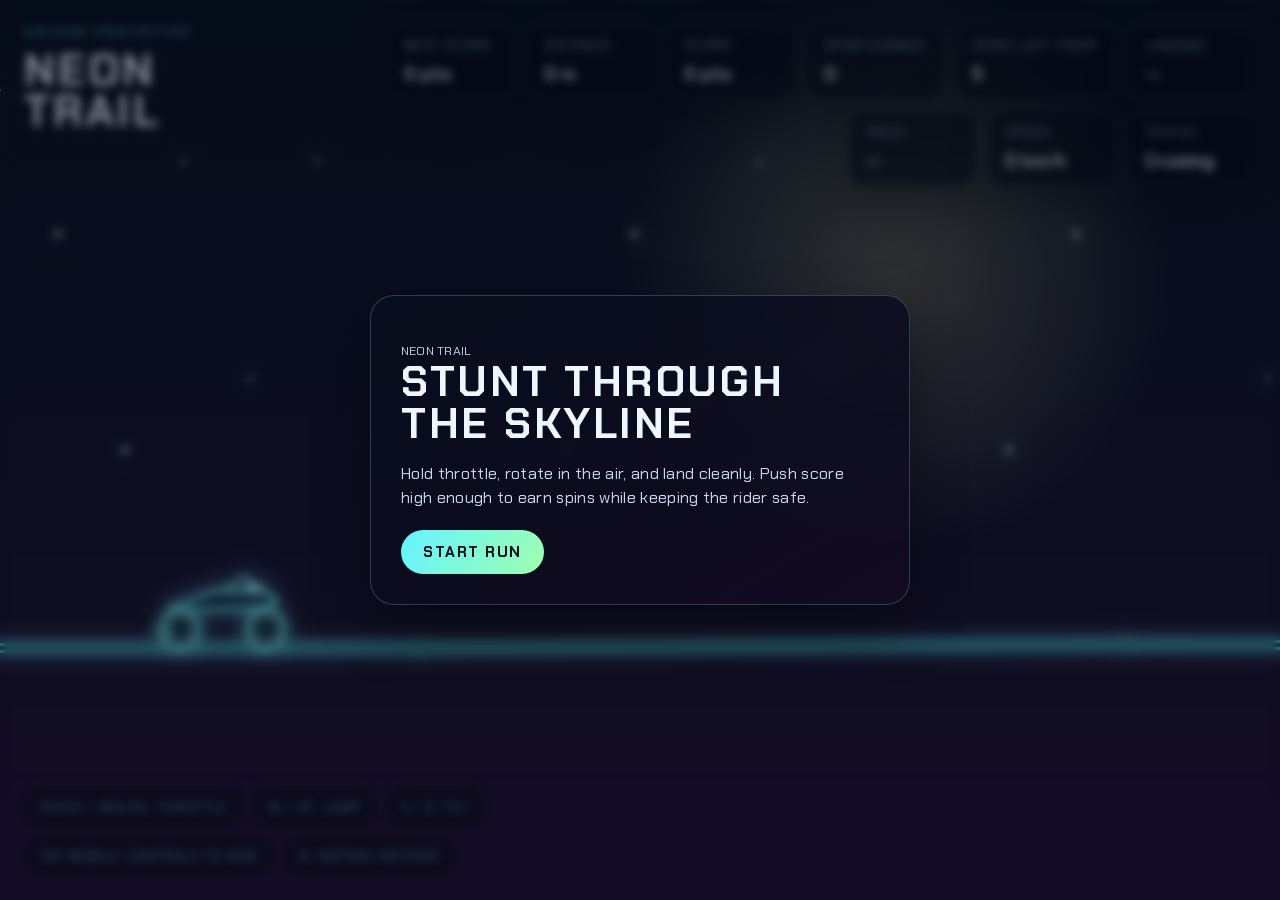
<file: index.html>
<!DOCTYPE html>
<html lang="en">
  <head>
    <meta charset="UTF-8" />
    <meta name="viewport" content="width=device-width, initial-scale=1.0" />
    <title>Neon Trail</title>
    <link rel="preconnect" href="https://fonts.googleapis.com" />
    <link rel="preconnect" href="https://fonts.gstatic.com" crossorigin />
    <link
      href="https://fonts.googleapis.com/css2?family=Chakra+Petch:wght@400;500;600;700&display=swap"
      rel="stylesheet"
    />
    <link rel="stylesheet" href="styles.css" />
  </head>
  <body>
    <div class="hud">
      <div class="brand">
        <span class="eyebrow">Arcade Prototype</span>
        <h1>Neon Trail</h1>
      </div>
      <div class="stats">
        <div class="panel">
            <span>Best Score</span>
            <strong id="best">0 pts</strong>
        </div>
        <div class="panel">
          <span>Distance</span>
          <strong id="distance">0 m</strong>
        </div>
          <div class="panel">
            <span>Score</span>
            <strong id="score">0 pts</strong>
          </div>
          <div class="panel">
            <span>Spins Earned</span>
            <strong id="spinsEarned">0</strong>
          </div>
          <div class="panel">
            <span>Spins Left Today</span>
            <strong id="spinsLeft">5</strong>
          </div>
          <div class="panel">
            <span>Landing</span>
            <strong id="landing">--</strong>
          </div>
          <div class="panel">
            <span>Trick</span>
            <strong id="trick">--</strong>
          </div>
        <div class="panel">
          <span>Speed</span>
          <strong id="speed">0 km/h</strong>
        </div>
        <div class="panel">
            <span>Status</span>
            <strong id="status">Cruising</strong>
        </div>
      </div>
    </div>

    <div class="help">
      <span>Space / Mouse: throttle</span>
      <span>W / Up: jump</span>
      <span>A / D: tilt</span>
      <span>Tap mobile controls to ride</span>
      <span>R: instant restart</span>
    </div>

    <div class="overlay" id="startOverlay">
      <div class="card">
        <p class="tag">Neon Trail</p>
        <h2>Stunt Through the Skyline</h2>
        <p>
          Hold throttle, rotate in the air, and land cleanly. Push score high enough to earn spins while keeping the rider safe.
        </p>
        <button id="startBtn" class="action">Start Run</button>
      </div>
    </div>

    <div class="overlay hidden" id="crashOverlay">
      <div class="card">
        <p class="tag">Wipeout</p>
        <h2 id="crashTitle">Hard Impact</h2>
        <p id="runSummary">Run ended.</p>
        <button id="retryBtn" class="action">Retry</button>
      </div>
    </div>

    <div class="overlay hidden orientation-overlay" id="orientationOverlay">
      <div class="card">
        <p class="tag">Rotate Device</p>
        <h2>Landscape Required</h2>
        <p>Neon Trail plays best in horizontal phone orientation. Turn your device sideways to ride.</p>
        <button id="requestLandscapeBtn" class="action">Try Landscape Mode</button>
      </div>
    </div>

    <div class="touch-controls" id="touchControls" aria-label="Mobile controls">
      <button data-control="left" aria-label="Tilt backward">Tilt Back</button>
      <button data-control="accelerate" class="throttle" aria-label="Throttle">Throttle</button>
      <button data-control="jump" class="jump" aria-label="Jump">Jump</button>
      <button data-control="right" aria-label="Tilt forward">Tilt Front</button>
    </div>

    <canvas id="game"></canvas>

    <script src="game.js"></script>
  </body>
</html>
</file>
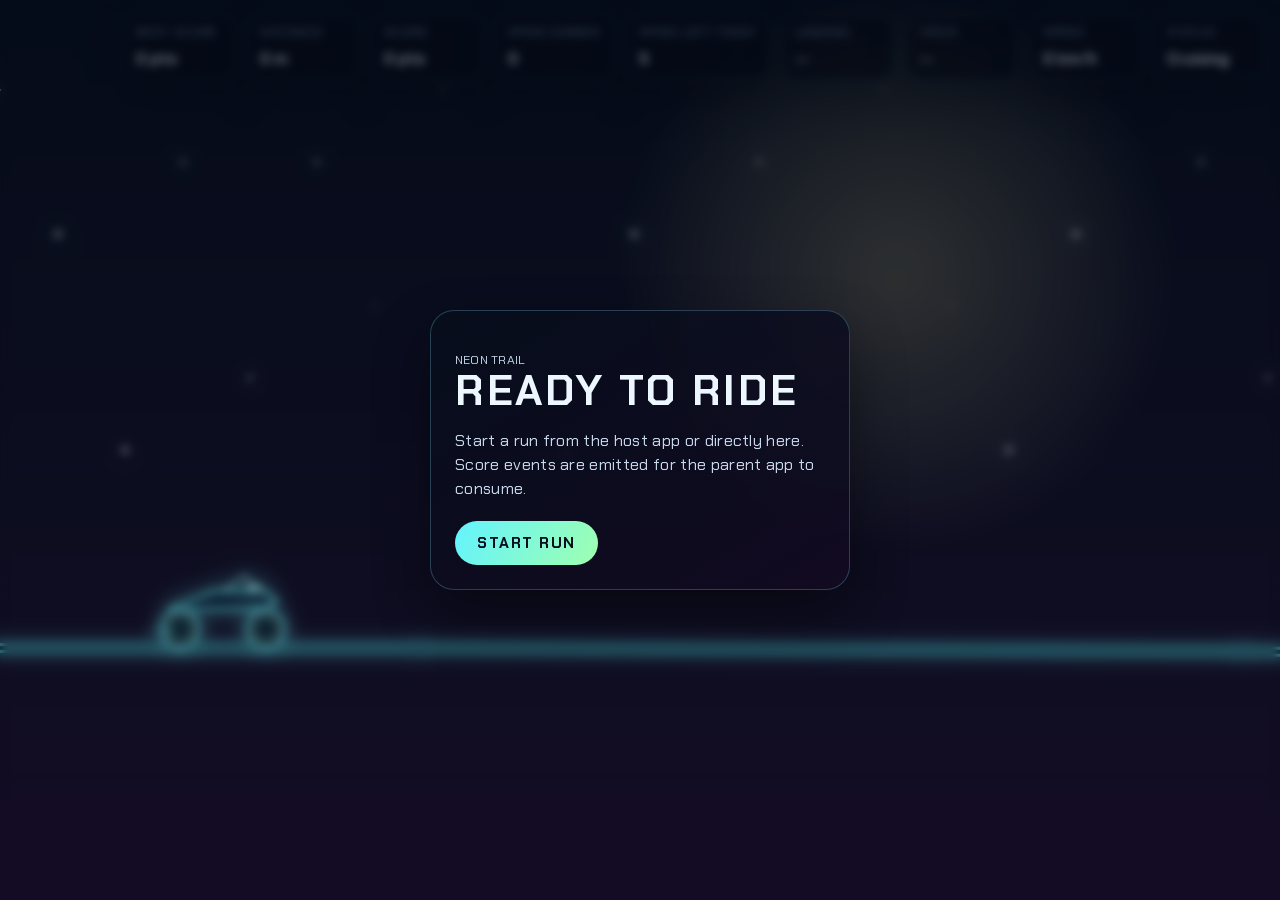
<file: embed.html>
<!DOCTYPE html>
<html lang="en">
  <head>
    <meta charset="UTF-8" />
    <meta name="viewport" content="width=device-width, initial-scale=1.0" />
    <title>Neon Trail Embed</title>
    <link rel="preconnect" href="https://fonts.googleapis.com" />
    <link rel="preconnect" href="https://fonts.gstatic.com" crossorigin />
    <link
      href="https://fonts.googleapis.com/css2?family=Chakra+Petch:wght@400;500;600;700&display=swap"
      rel="stylesheet"
    />
    <link rel="stylesheet" href="styles.css" />
  </head>
  <body class="embedded">
    <div class="hud">
      <div class="brand">
        <span class="eyebrow">Embed</span>
        <h1>Neon Trail</h1>
      </div>
      <div class="stats">
        <div class="panel">
          <span>Best Score</span>
          <strong id="best">0 pts</strong>
        </div>
        <div class="panel">
          <span>Distance</span>
          <strong id="distance">0 m</strong>
        </div>
        <div class="panel">
          <span>Score</span>
          <strong id="score">0 pts</strong>
        </div>
        <div class="panel">
          <span>Spins Earned</span>
          <strong id="spinsEarned">0</strong>
        </div>
        <div class="panel">
          <span>Spins Left Today</span>
          <strong id="spinsLeft">5</strong>
        </div>
        <div class="panel">
          <span>Landing</span>
          <strong id="landing">--</strong>
        </div>
        <div class="panel">
          <span>Trick</span>
          <strong id="trick">--</strong>
        </div>
        <div class="panel">
          <span>Speed</span>
          <strong id="speed">0 km/h</strong>
        </div>
        <div class="panel">
          <span>Status</span>
          <strong id="status">Cruising</strong>
        </div>
      </div>
    </div>

    <div class="overlay" id="startOverlay">
      <div class="card">
        <p class="tag">Neon Trail</p>
        <h2>Ready To Ride</h2>
        <p>Start a run from the host app or directly here. Score events are emitted for the parent app to consume.</p>
        <button id="startBtn" class="action">Start Run</button>
      </div>
    </div>

    <div class="overlay hidden" id="crashOverlay">
      <div class="card">
        <p class="tag">Wipeout</p>
        <h2 id="crashTitle">Hard Impact</h2>
        <p id="runSummary">Run ended.</p>
        <button id="retryBtn" class="action">Retry</button>
      </div>
    </div>

    <div class="overlay hidden orientation-overlay" id="orientationOverlay">
      <div class="card">
        <p class="tag">Rotate Device</p>
        <h2>Landscape Required</h2>
        <p>Launch Neon Trail in horizontal phone mode for the intended controls and camera feel.</p>
        <button id="requestLandscapeBtn" class="action">Try Landscape Mode</button>
      </div>
    </div>

    <div class="touch-controls" id="touchControls" aria-label="Mobile controls">
      <button data-control="left" aria-label="Tilt backward">Tilt Back</button>
      <button data-control="accelerate" class="throttle" aria-label="Throttle">Throttle</button>
      <button data-control="jump" class="jump" aria-label="Jump">Jump</button>
      <button data-control="right" aria-label="Tilt forward">Tilt Front</button>
    </div>

    <canvas id="game"></canvas>

    <script src="game.js"></script>
  </body>
</html>
</file>
<file: styles.css>
:root {
  --bg-top: #08111f;
  --bg-bottom: #170c2b;
  --panel: rgba(5, 10, 22, 0.64);
  --panel-border: rgba(130, 229, 255, 0.2);
  --text: #edf7ff;
  --muted: #8aa5c2;
  --accent: #63f3ff;
  --accent-warm: #ffb35c;
}

* {
  box-sizing: border-box;
}

html,
body {
  margin: 0;
  min-height: 100%;
  overflow: hidden;
  font-family: "Chakra Petch", sans-serif;
  color: var(--text);
  background:
    radial-gradient(circle at top, rgba(99, 243, 255, 0.16), transparent 28%),
    radial-gradient(circle at 20% 80%, rgba(255, 179, 92, 0.14), transparent 22%),
    linear-gradient(180deg, var(--bg-top), var(--bg-bottom));
}

body::before {
  content: "";
  position: fixed;
  inset: 0;
  background-image:
    linear-gradient(rgba(255, 255, 255, 0.03) 1px, transparent 1px),
    linear-gradient(90deg, rgba(255, 255, 255, 0.03) 1px, transparent 1px);
  background-size: 56px 56px;
  mask-image: linear-gradient(180deg, rgba(0, 0, 0, 0.4), transparent 78%);
  pointer-events: none;
}

#game {
  display: block;
  width: 100vw;
  height: 100vh;
}

.hud,
.help,
.overlay,
.touch-controls {
  position: fixed;
  z-index: 2;
}

.hud,
.help {
  pointer-events: none;
}

.hud {
  top: 0;
  left: 0;
  right: 0;
  display: flex;
  justify-content: space-between;
  gap: 24px;
  padding: 24px;
}

.brand h1 {
  margin: 0;
  font-size: clamp(2rem, 3.4vw, 3.4rem);
  line-height: 0.95;
  letter-spacing: 0.08em;
  text-transform: uppercase;
}

.eyebrow {
  display: block;
  margin-bottom: 10px;
  color: var(--accent);
  font-size: 0.78rem;
  letter-spacing: 0.24em;
  text-transform: uppercase;
}

.stats {
  display: flex;
  gap: 12px;
  flex-wrap: wrap;
  justify-content: flex-end;
}

.panel {
  min-width: 128px;
  padding: 12px 16px;
  border: 1px solid var(--panel-border);
  border-radius: 16px;
  background: var(--panel);
  backdrop-filter: blur(14px);
  box-shadow: 0 18px 40px rgba(0, 0, 0, 0.24);
}

.panel span,
.help span {
  display: block;
  color: var(--muted);
  font-size: 0.82rem;
  letter-spacing: 0.08em;
  text-transform: uppercase;
}

.panel strong {
  display: block;
  margin-top: 8px;
  font-size: 1.15rem;
  font-weight: 600;
}

body.embedded .hud {
  justify-content: flex-end;
  padding: 14px;
  gap: 12px;
}

body.embedded .brand,
body.embedded .help {
  display: none;
}

body.embedded .stats {
  justify-content: flex-start;
}

body.embedded .panel {
  min-width: 112px;
  padding: 10px 12px;
}

body.embedded .panel span {
  font-size: 0.72rem;
}

body.embedded .panel strong {
  font-size: 1rem;
}

body.embedded .card {
  width: min(420px, calc(100vw - 20px));
  padding: 24px;
}

.help {
  left: 24px;
  bottom: 24px;
  display: flex;
  flex-wrap: wrap;
  gap: 10px;
  max-width: min(560px, calc(100vw - 48px));
}

.help span {
  padding: 10px 14px;
  border-radius: 999px;
  border: 1px solid rgba(255, 255, 255, 0.08);
  background: rgba(7, 13, 26, 0.62);
}

.overlay {
  inset: 0;
  display: grid;
  place-items: center;
  background: rgba(3, 8, 18, 0.45);
  backdrop-filter: blur(5px);
  pointer-events: auto;
}

.overlay.hidden {
  display: none;
}

.orientation-overlay {
  z-index: 5;
  background: rgba(2, 8, 18, 0.84);
}

.orientation-overlay .card {
  width: min(420px, calc(100vw - 20px));
  text-align: center;
}

body.orientation-blocked .touch-controls {
  display: none !important;
}

body.orientation-blocked #game {
  filter: blur(4px) brightness(0.72);
}

.card {
  width: min(540px, calc(100vw - 36px));
  padding: 30px;
  border-radius: 24px;
  border: 1px solid rgba(130, 229, 255, 0.24);
  background:
    linear-gradient(150deg, rgba(7, 14, 28, 0.94), rgba(18, 11, 33, 0.92)),
    radial-gradient(circle at top right, rgba(99, 243, 255, 0.1), transparent 48%);
  box-shadow: 0 24px 54px rgba(0, 0, 0, 0.42);
}

.card h2 {
  margin: 0;
  font-size: clamp(1.8rem, 4vw, 2.65rem);
  line-height: 1;
  letter-spacing: 0.06em;
  text-transform: uppercase;
}

.card p {
  margin: 16px 0 0;
  color: #c8d8ec;
  line-height: 1.5;
  letter-spacing: 0.02em;
}

.tag {
  margin: 0 0 10px;
  color: var(--accent);
  font-size: 0.78rem;
  letter-spacing: 0.22em;
  text-transform: uppercase;
}

.action {
  margin-top: 20px;
  padding: 12px 22px;
  border-radius: 999px;
  border: 0;
  color: #03111f;
  background: linear-gradient(120deg, #63f3ff, #9fffaf);
  font-family: inherit;
  font-size: 0.95rem;
  font-weight: 700;
  letter-spacing: 0.1em;
  text-transform: uppercase;
  cursor: pointer;
}

.touch-controls {
  left: 50%;
  bottom: 18px;
  transform: translateX(-50%);
  display: none;
  gap: 12px;
  width: min(720px, calc(100vw - 20px));
  pointer-events: auto;
  touch-action: none;
}

.touch-controls button {
  flex: 1;
  padding: 13px 8px;
  border-radius: 12px;
  border: 1px solid rgba(255, 255, 255, 0.15);
  background: rgba(6, 12, 24, 0.74);
  color: #edf7ff;
  font-family: inherit;
  font-weight: 600;
  letter-spacing: 0.08em;
  text-transform: uppercase;
  touch-action: none;
  user-select: none;
  -webkit-user-select: none;
}

.touch-controls .throttle {
  background: linear-gradient(120deg, rgba(99, 243, 255, 0.9), rgba(255, 179, 92, 0.9));
  color: #04101d;
}

.touch-controls .jump {
  background: linear-gradient(120deg, rgba(155, 255, 175, 0.92), rgba(99, 243, 255, 0.85));
  color: #03111f;
}

.touch-controls button:active,
.touch-controls button[data-active="true"] {
  transform: translateY(1px);
  filter: brightness(1.1);
}

@media (max-width: 800px) {
  .hud {
    flex-direction: column;
    padding: 16px;
    gap: 14px;
  }

  .stats {
    justify-content: flex-start;
  }

  .help {
    left: 14px;
    right: 14px;
    bottom: 90px;
    max-width: none;
  }

  .help span {
    font-size: 0.7rem;
    letter-spacing: 0.05em;
  }

  .touch-controls {
    display: flex;
  }
}
</file>
